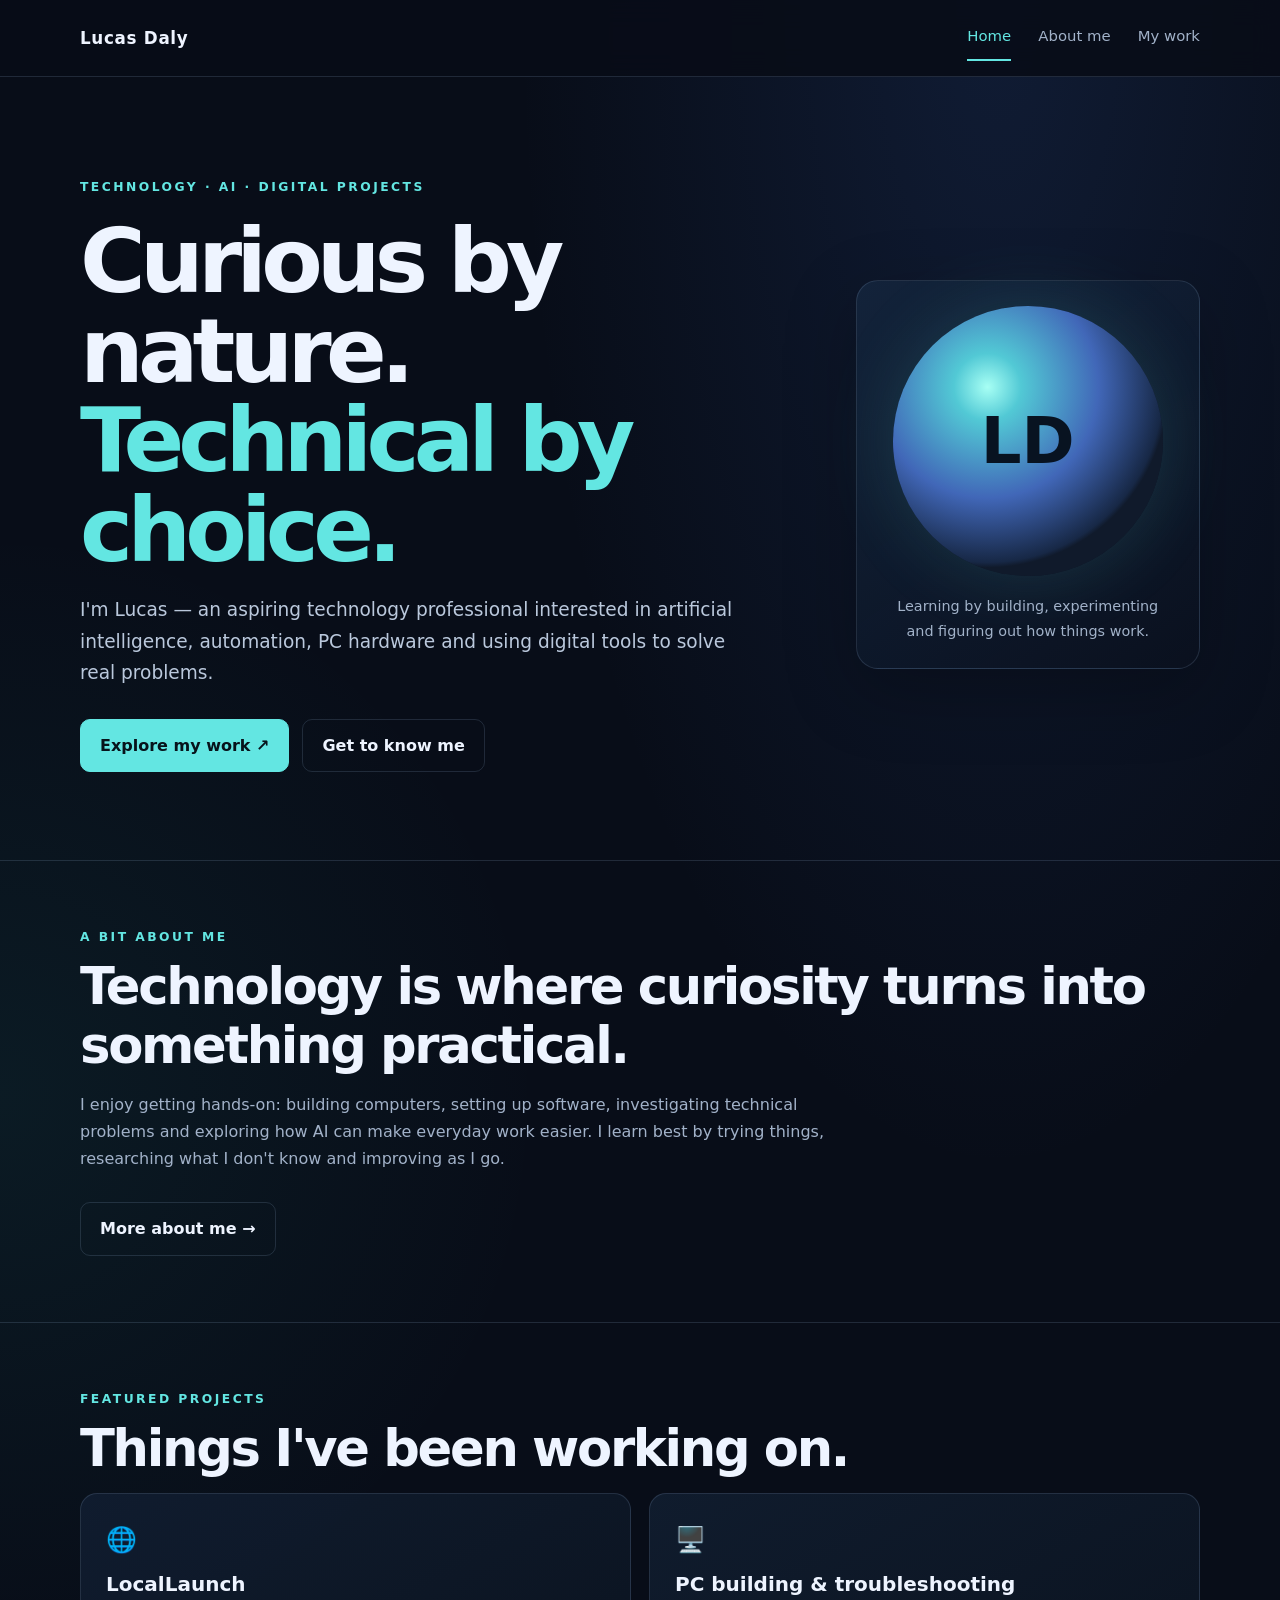
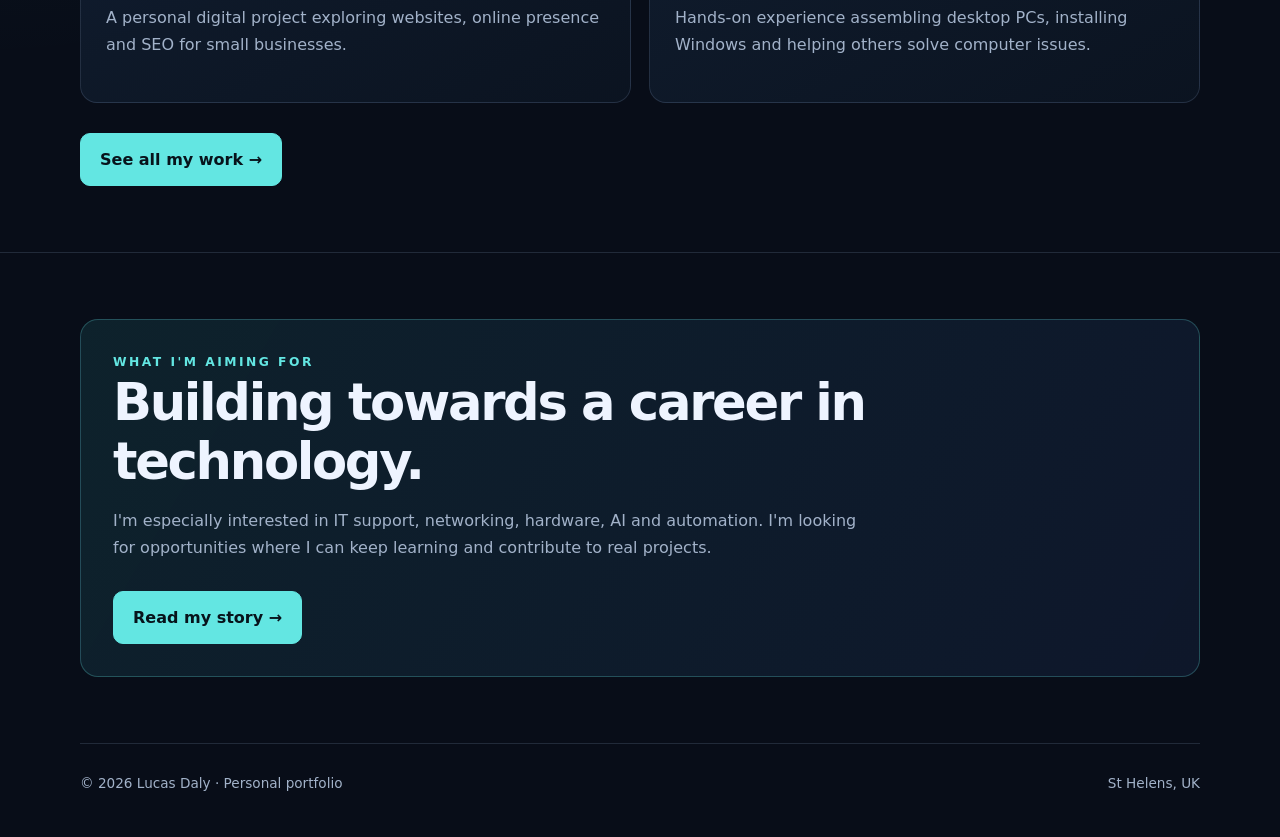
<file: index.html>
<!doctype html><html lang="en"><head><meta charset="utf-8"><meta name="viewport" content="width=device-width,initial-scale=1"><meta name="description" content="Lucas Daly — aspiring technology professional exploring IT, AI, hardware and digital projects."><meta name="theme-color" content="#080d18"><title>Lucas Daly | Technology Portfolio</title><link rel="stylesheet" href="style.css"></head><body>
<header><div class="wrap nav"><a class="brand" href="index.html">Lucas Daly</a><nav class="navlinks"><a class="active" href="index.html">Home</a><a href="about.html">About me</a><a href="work.html">My work</a></nav></div></header>
<main><section class="wrap hero"><div class="reveal"><div class="eyebrow">Technology · AI · Digital projects</div><h1>Curious by nature.<br><em>Technical by choice.</em></h1><p class="lead">I'm Lucas — an aspiring technology professional interested in artificial intelligence, automation, PC hardware and using digital tools to solve real problems.</p><div class="actions"><a class="btn primary" href="work.html">Explore my work ↗</a><a class="btn" href="about.html">Get to know me</a></div></div><aside class="hero-card reveal"><div class="orb">LD</div><p>Learning by building, experimenting and figuring out how things work.</p></aside></section>
<section class="section"><div class="wrap"><div class="eyebrow">A bit about me</div><h2>Technology is where curiosity turns into something practical.</h2><p class="sub">I enjoy getting hands-on: building computers, setting up software, investigating technical problems and exploring how AI can make everyday work easier. I learn best by trying things, researching what I don't know and improving as I go.</p><div class="actions"><a class="btn" href="about.html">More about me →</a></div></div></section>
<section class="section"><div class="wrap"><div class="eyebrow">Featured projects</div><h2>Things I've been working on.</h2><div class="grid"><article class="card"><span class="icon">🌐</span><h3>LocalLaunch</h3><p>A personal digital project exploring websites, online presence and SEO for small businesses.</p></article><article class="card"><span class="icon">🖥️</span><h3>PC building & troubleshooting</h3><p>Hands-on experience assembling desktop PCs, installing Windows and helping others solve computer issues.</p></article></div><div class="actions"><a class="btn primary" href="work.html">See all my work →</a></div></div></section>
<section class="section"><div class="wrap"><div class="callout"><div class="eyebrow">What I'm aiming for</div><h2>Building towards a career in technology.</h2><p class="sub">I'm especially interested in IT support, networking, hardware, AI and automation. I'm looking for opportunities where I can keep learning and contribute to real projects.</p><div class="actions"><a class="btn primary" href="about.html">Read my story →</a></div></div></div></section></main>
<footer class="wrap footer"><span>© 2026 Lucas Daly · Personal portfolio</span><span>St Helens, UK</span></footer></body></html>
</file>
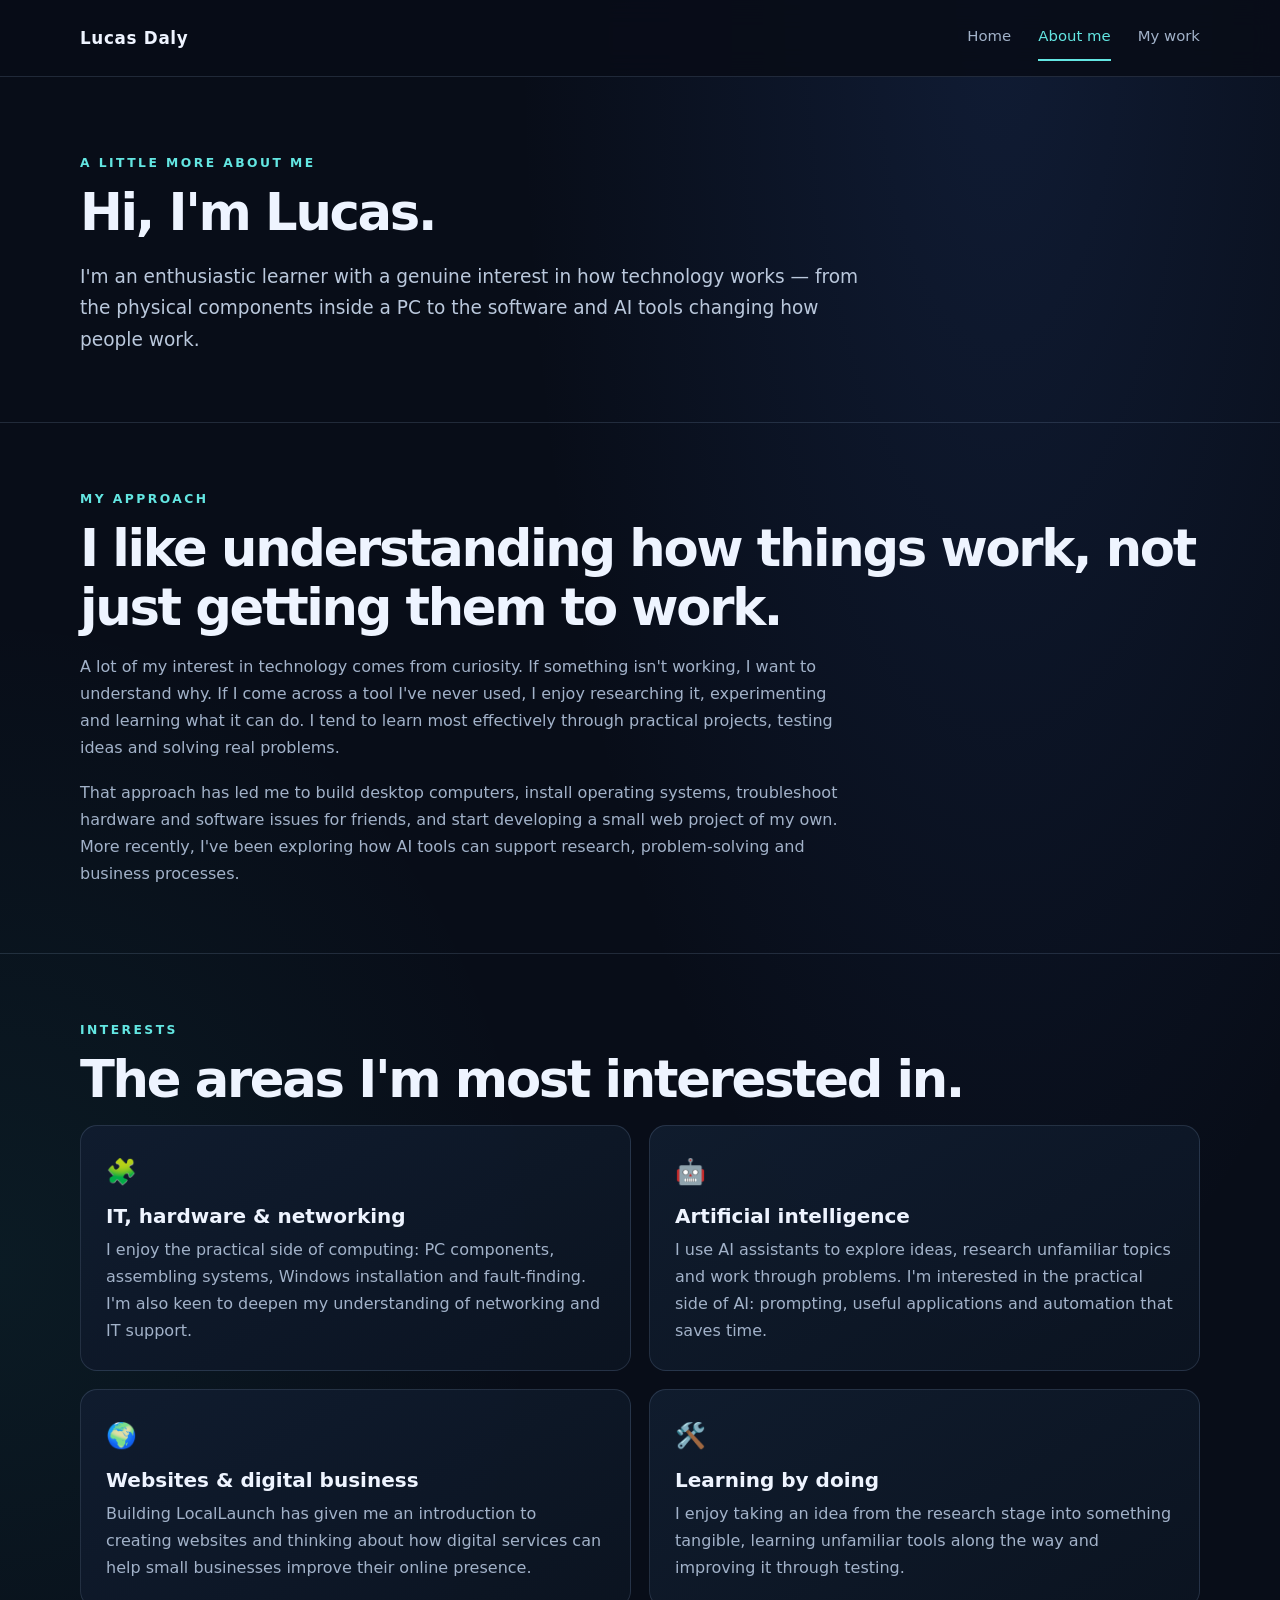
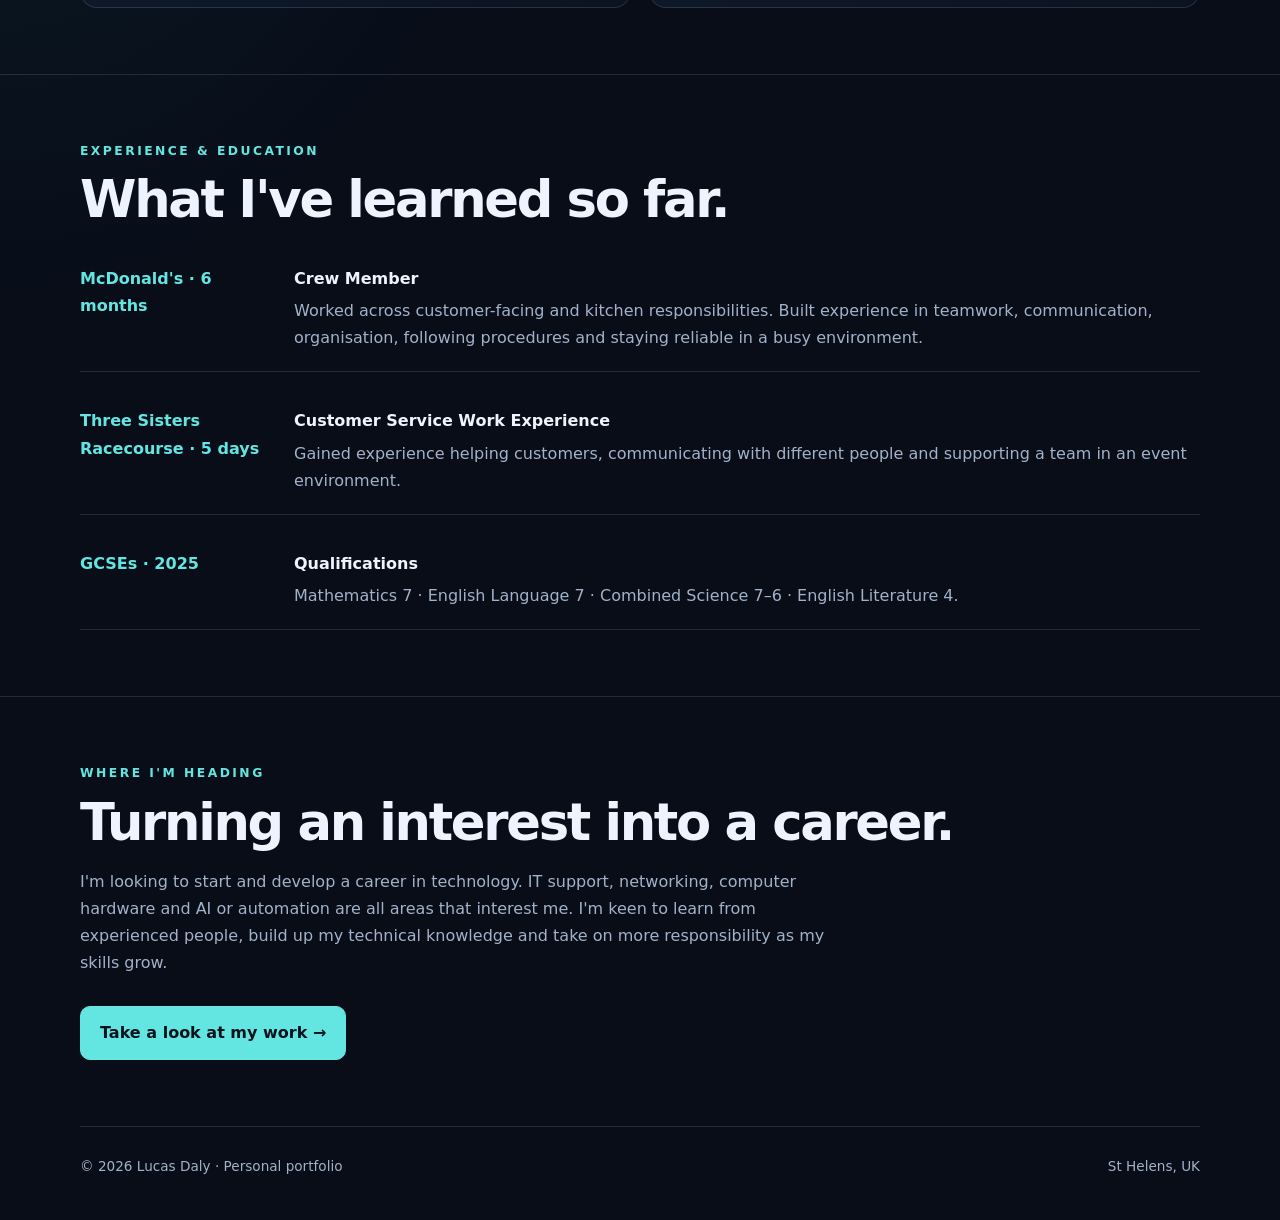
<file: about.html>
<!doctype html><html lang="en"><head><meta charset="utf-8"><meta name="viewport" content="width=device-width,initial-scale=1"><meta name="description" content="About Lucas Daly: interests, background, experience and career goals in technology."><meta name="theme-color" content="#080d18"><title>About me | Lucas Daly</title><link rel="stylesheet" href="style.css"></head><body>
<header><div class="wrap nav"><a class="brand" href="index.html">Lucas Daly</a><nav class="navlinks"><a href="index.html">Home</a><a class="active" href="about.html">About me</a><a href="work.html">My work</a></nav></div></header>
<main><section class="wrap page-hero reveal"><div class="eyebrow">A little more about me</div><h1 class="page-title">Hi, I'm Lucas.</h1><p class="lead">I'm an enthusiastic learner with a genuine interest in how technology works — from the physical components inside a PC to the software and AI tools changing how people work.</p></section>
<section class="section"><div class="wrap"><div class="eyebrow">My approach</div><h2>I like understanding how things work, not just getting them to work.</h2><p class="sub">A lot of my interest in technology comes from curiosity. If something isn't working, I want to understand why. If I come across a tool I've never used, I enjoy researching it, experimenting and learning what it can do. I tend to learn most effectively through practical projects, testing ideas and solving real problems.</p><p class="sub" style="margin-top:17px">That approach has led me to build desktop computers, install operating systems, troubleshoot hardware and software issues for friends, and start developing a small web project of my own. More recently, I've been exploring how AI tools can support research, problem-solving and business processes.</p></div></section>
<section class="section"><div class="wrap"><div class="eyebrow">Interests</div><h2>The areas I'm most interested in.</h2><div class="grid"><article class="card"><span class="icon">🧩</span><h3>IT, hardware & networking</h3><p>I enjoy the practical side of computing: PC components, assembling systems, Windows installation and fault-finding. I'm also keen to deepen my understanding of networking and IT support.</p></article><article class="card"><span class="icon">🤖</span><h3>Artificial intelligence</h3><p>I use AI assistants to explore ideas, research unfamiliar topics and work through problems. I'm interested in the practical side of AI: prompting, useful applications and automation that saves time.</p></article><article class="card"><span class="icon">🌍</span><h3>Websites & digital business</h3><p>Building LocalLaunch has given me an introduction to creating websites and thinking about how digital services can help small businesses improve their online presence.</p></article><article class="card"><span class="icon">🛠️</span><h3>Learning by doing</h3><p>I enjoy taking an idea from the research stage into something tangible, learning unfamiliar tools along the way and improving it through testing.</p></article></div></div></section>
<section class="section"><div class="wrap"><div class="eyebrow">Experience & education</div><h2>What I've learned so far.</h2><div class="timeline"><div class="item"><strong>McDonald's · 6 months</strong><div><b>Crew Member</b><p>Worked across customer-facing and kitchen responsibilities. Built experience in teamwork, communication, organisation, following procedures and staying reliable in a busy environment.</p></div></div><div class="item"><strong>Three Sisters Racecourse · 5 days</strong><div><b>Customer Service Work Experience</b><p>Gained experience helping customers, communicating with different people and supporting a team in an event environment.</p></div></div><div class="item"><strong>GCSEs · 2025</strong><div><b>Qualifications</b><p>Mathematics 7 · English Language 7 · Combined Science 7–6 · English Literature 4.</p></div></div></div></div></section>
<section class="section"><div class="wrap"><div class="eyebrow">Where I'm heading</div><h2>Turning an interest into a career.</h2><p class="sub">I'm looking to start and develop a career in technology. IT support, networking, computer hardware and AI or automation are all areas that interest me. I'm keen to learn from experienced people, build up my technical knowledge and take on more responsibility as my skills grow.</p><div class="actions"><a class="btn primary" href="work.html">Take a look at my work →</a></div></div></section></main>
<footer class="wrap footer"><span>© 2026 Lucas Daly · Personal portfolio</span><span>St Helens, UK</span></footer></body></html>
</file>
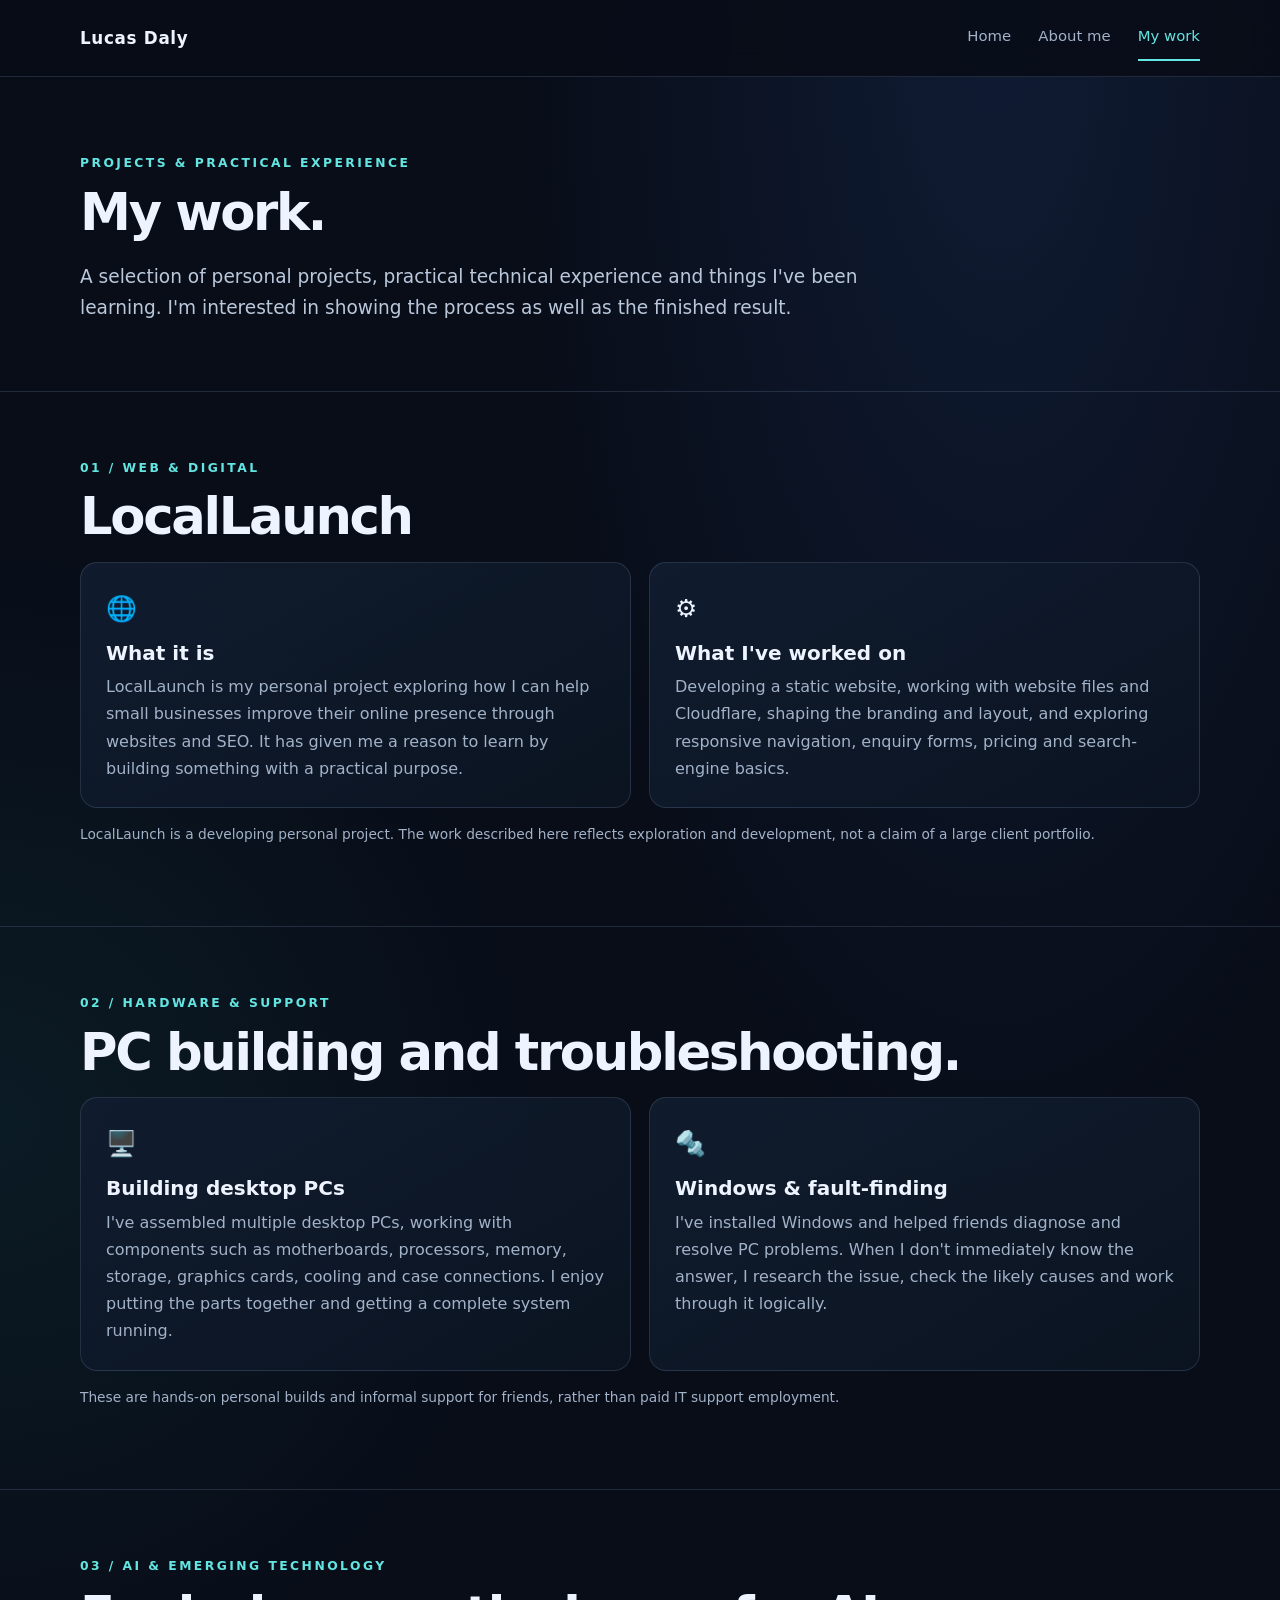
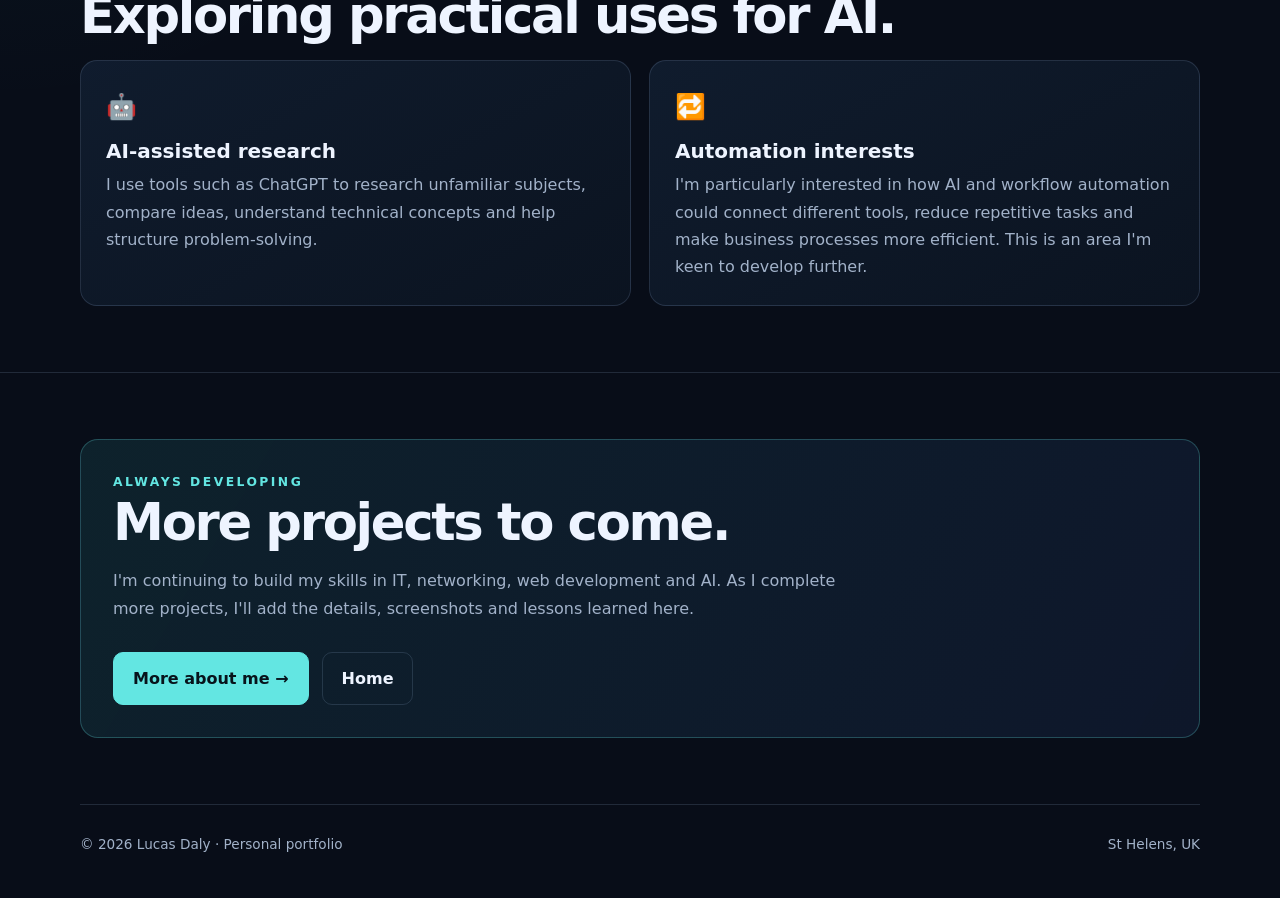
<file: work.html>
<!doctype html><html lang="en"><head><meta charset="utf-8"><meta name="viewport" content="width=device-width,initial-scale=1"><meta name="description" content="Projects and practical technology experience from Lucas Daly."><meta name="theme-color" content="#080d18"><title>My work | Lucas Daly</title><link rel="stylesheet" href="style.css"></head><body>
<header><div class="wrap nav"><a class="brand" href="index.html">Lucas Daly</a><nav class="navlinks"><a href="index.html">Home</a><a href="about.html">About me</a><a class="active" href="work.html">My work</a></nav></div></header>
<main><section class="wrap page-hero reveal"><div class="eyebrow">Projects & practical experience</div><h1 class="page-title">My work.</h1><p class="lead">A selection of personal projects, practical technical experience and things I've been learning. I'm interested in showing the process as well as the finished result.</p></section>
<section class="section"><div class="wrap"><div class="eyebrow">01 / Web & digital</div><h2>LocalLaunch</h2><div class="grid"><article class="card"><span class="icon">🌐</span><h3>What it is</h3><p>LocalLaunch is my personal project exploring how I can help small businesses improve their online presence through websites and SEO. It has given me a reason to learn by building something with a practical purpose.</p></article><article class="card"><span class="icon">⚙️</span><h3>What I've worked on</h3><p>Developing a static website, working with website files and Cloudflare, shaping the branding and layout, and exploring responsive navigation, enquiry forms, pricing and search-engine basics.</p></article></div><p class="small" style="margin-top:15px">LocalLaunch is a developing personal project. The work described here reflects exploration and development, not a claim of a large client portfolio.</p></div></section>
<section class="section"><div class="wrap"><div class="eyebrow">02 / Hardware & support</div><h2>PC building and troubleshooting.</h2><div class="grid"><article class="card"><span class="icon">🖥️</span><h3>Building desktop PCs</h3><p>I've assembled multiple desktop PCs, working with components such as motherboards, processors, memory, storage, graphics cards, cooling and case connections. I enjoy putting the parts together and getting a complete system running.</p></article><article class="card"><span class="icon">🔩</span><h3>Windows & fault-finding</h3><p>I've installed Windows and helped friends diagnose and resolve PC problems. When I don't immediately know the answer, I research the issue, check the likely causes and work through it logically.</p></article></div><p class="small" style="margin-top:15px">These are hands-on personal builds and informal support for friends, rather than paid IT support employment.</p></div></section>
<section class="section"><div class="wrap"><div class="eyebrow">03 / AI & emerging technology</div><h2>Exploring practical uses for AI.</h2><div class="grid"><article class="card"><span class="icon">🤖</span><h3>AI-assisted research</h3><p>I use tools such as ChatGPT to research unfamiliar subjects, compare ideas, understand technical concepts and help structure problem-solving.</p></article><article class="card"><span class="icon">🔁</span><h3>Automation interests</h3><p>I'm particularly interested in how AI and workflow automation could connect different tools, reduce repetitive tasks and make business processes more efficient. This is an area I'm keen to develop further.</p></article></div></div></section>
<section class="section"><div class="wrap"><div class="callout"><div class="eyebrow">Always developing</div><h2>More projects to come.</h2><p class="sub">I'm continuing to build my skills in IT, networking, web development and AI. As I complete more projects, I'll add the details, screenshots and lessons learned here.</p><div class="actions"><a class="btn primary" href="about.html">More about me →</a><a class="btn" href="index.html">Home</a></div></div></div></section></main>
<footer class="wrap footer"><span>© 2026 Lucas Daly · Personal portfolio</span><span>St Helens, UK</span></footer></body></html>
</file>
<file: style.css>
:root{--bg:#080d18;--panel:#101a2b;--text:#eef4ff;--muted:#a2b2c9;--cyan:#63e6e2;--blue:#8aa5ff;--line:rgba(164,190,230,.16);--max:1120px}
*{box-sizing:border-box}html{scroll-behavior:smooth}body{margin:0;background:radial-gradient(ellipse at 78% 0%,rgba(55,100,190,.17),transparent 34%),radial-gradient(ellipse at 0% 45%,rgba(49,210,197,.07),transparent 30%),var(--bg);color:var(--text);font:16px/1.7 Inter,ui-sans-serif,system-ui,-apple-system,"Segoe UI",sans-serif}a{color:inherit;text-decoration:none}.wrap{width:min(var(--max),calc(100% - 44px));margin:auto}
header{border-bottom:1px solid var(--line);position:sticky;top:0;background:rgba(8,13,24,.9);backdrop-filter:blur(14px);z-index:5}.nav{height:76px;display:flex;align-items:center;justify-content:space-between}.brand{font-size:1.05rem;font-weight:850;letter-spacing:.04em}.brand .dot{color:var(--cyan)}.navlinks{display:flex;gap:27px;color:var(--muted);font-size:.93rem}.navlinks a{padding:9px 0;border-bottom:2px solid transparent}.navlinks a:hover,.navlinks a.active{color:var(--cyan);border-color:var(--cyan)}
main{min-height:72vh}.hero{padding:100px 0 88px;display:grid;grid-template-columns:1.35fr .65fr;gap:60px;align-items:center}.eyebrow{color:var(--cyan);font-size:.77rem;font-weight:850;letter-spacing:.2em;text-transform:uppercase}.hero h1{font-size:clamp(3rem,7vw,5.6rem);line-height:1;letter-spacing:-.065em;margin:19px 0}.hero h1 em{font-style:normal;color:var(--cyan)}h1,h2,h3{line-height:1.16}.lead{font-size:1.16rem;color:#bac8dc;max-width:680px}.actions{display:flex;gap:13px;flex-wrap:wrap;margin-top:30px}.btn{padding:12px 19px;border-radius:10px;font-weight:750;border:1px solid var(--line);display:inline-flex;align-items:center;gap:8px;transition:.2s}.btn.primary{background:var(--cyan);color:#07131b;border-color:var(--cyan)}.btn:hover{transform:translateY(-2px)}.hero-card{border:1px solid var(--line);border-radius:22px;padding:25px;background:linear-gradient(145deg,rgba(20,36,60,.94),rgba(10,17,30,.9));box-shadow:0 22px 70px rgba(0,0,0,.25)}.orb{width:100%;aspect-ratio:1;max-width:270px;margin:0 auto 18px;border-radius:50%;display:grid;place-items:center;background:radial-gradient(circle at 35% 30%,#a7fff4 0,#52c9d5 13%,#4167b8 43%,#172846 68%,#101a2b 70%);box-shadow:0 0 70px rgba(86,216,220,.16);font-size:4rem;font-weight:900;color:#081321}.hero-card p{text-align:center;color:var(--muted);margin:0;font-size:.9rem}
.section{padding:66px 0;border-top:1px solid var(--line)}.section h2,.page-title{font-size:clamp(2rem,4.5vw,3.2rem);letter-spacing:-.045em;margin:9px 0 15px}.sub{color:var(--muted);max-width:760px;margin:0}.page-hero{padding:76px 0 48px}.page-hero .lead{max-width:800px}.grid{display:grid;grid-template-columns:repeat(2,1fr);gap:18px}.card{padding:25px;border:1px solid var(--line);border-radius:17px;background:linear-gradient(150deg,rgba(17,29,48,.92),rgba(12,20,34,.92));min-height:210px;transition:.2s}.card:hover{border-color:rgba(99,230,226,.5);transform:translateY(-2px)}.tag{display:inline-block;padding:5px 9px;border-radius:30px;background:rgba(99,230,226,.1);color:var(--cyan);font-size:.74rem;font-weight:750;margin:0 6px 7px 0}.card h3{font-size:1.25rem;margin:12px 0 8px}.card p{color:var(--muted);margin:0}.icon{font-size:1.55rem}.skills{display:flex;flex-wrap:wrap;gap:10px}.skill{padding:9px 13px;border:1px solid var(--line);border-radius:10px;background:rgba(16,26,43,.75);color:#dce8fb}.timeline{display:grid;gap:15px}.item{display:grid;grid-template-columns:190px 1fr;gap:24px;padding:20px 0;border-bottom:1px solid var(--line)}.item strong{color:var(--cyan)}.item p{margin:5px 0 0;color:var(--muted)}.callout{padding:32px;border:1px solid rgba(99,230,226,.25);border-radius:18px;background:linear-gradient(120deg,rgba(25,68,78,.38),rgba(24,38,69,.42))}.callout h2{margin-top:0}.small{font-size:.86rem;color:var(--muted)}.footer{padding:28px 0 42px;color:var(--muted);font-size:.85rem;display:flex;justify-content:space-between;gap:16px;border-top:1px solid var(--line)}.reveal{animation:rise .65s both}@keyframes rise{from{opacity:0;transform:translateY(14px)}to{opacity:1;transform:translateY(0)}}:focus-visible{outline:2px solid var(--cyan);outline-offset:4px}
@media(max-width:760px){.hero{grid-template-columns:1fr;padding:70px 0;gap:35px}.hero-card{max-width:330px}.navlinks{gap:15px;font-size:.84rem}.grid{grid-template-columns:1fr}.item{grid-template-columns:1fr;gap:4px}.section{padding:52px 0}.footer{display:block}.footer span{display:block;margin-top:7px}}@media(max-width:430px){.wrap{width:min(100% - 30px,var(--max))}.nav{height:auto;padding:15px 0;align-items:flex-start}.navlinks{flex-wrap:wrap;justify-content:flex-end;max-width:205px;gap:8px 13px}.brand{padding-top:8px}.hero h1{font-size:3.15rem}}
</file>
